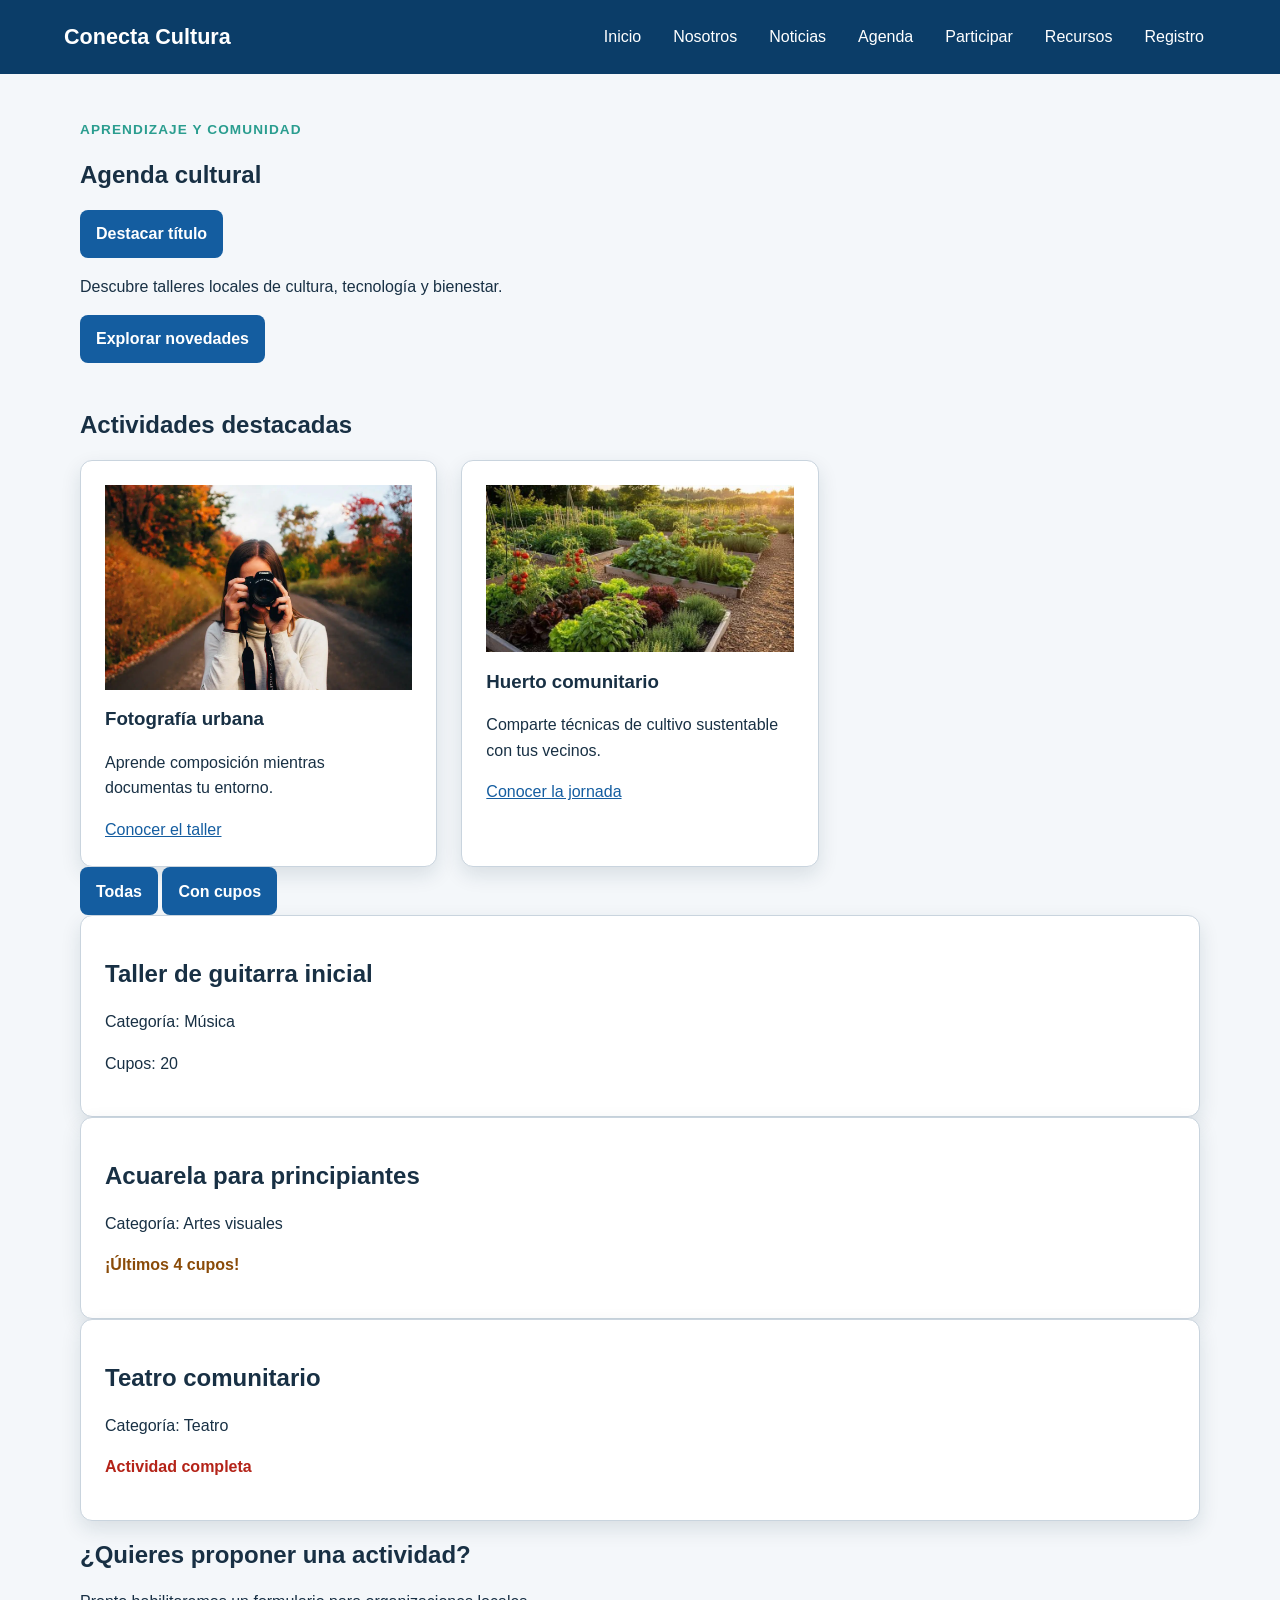
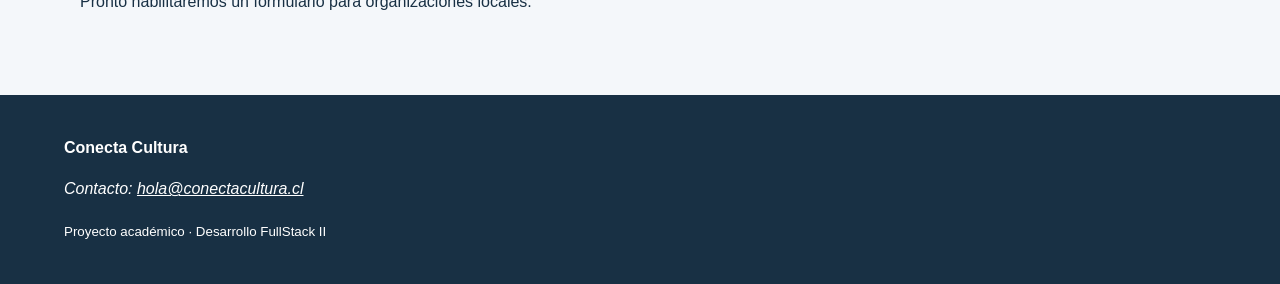
<file: index.html>
<!DOCTYPE html>
<html lang="es">
<head>
  <meta charset="UTF-8">
  <meta name="viewport" content="width=device-width, initial-scale=1.0">
  <meta name="description" content="Talleres y actividades de Conecta Cultura">
  <title>Inicio | Conecta Cultura</title>
  <link rel="stylesheet" href="assets/css/estilos.css">
</head>
<body>
  <a class="salto-contenido" href="#contenido-principal">Ir al contenido</a>
  <header class="cabecera-sitio">
    <a class="marca" href="index.html">Conecta Cultura</a>
    <button
      id="boton-menu"
      class="boton-menu"
      type="button"
      aria-label="Abrir o cerrar menú principal"
      aria-controls="menu-principal"
      aria-expanded="false">
      <span aria-hidden="true">☰</span>
    </button>

    <nav id="menu-principal" class="menu" aria-label="Navegación principal">
      <a href="index.html">Inicio</a>
      <a href="nosotros.html">Nosotros</a>
      <a href="noticias.html">Noticias</a>
      <a href="agenda.html">Agenda</a>
      <a href="participar.html">Participar</a>
      <a href="recursos.html">Recursos</a>
      <a href="registro.html">Registro</a>
    </nav>

  </header>

  <main id="contenido-principal">
    <section class="presentacion">
      <p class="etiqueta">Aprendizaje y comunidad</p>
      <h1 id="titulo-cartelera">Agenda cultural</h1>
      <button id="boton-destacar" type="button">Destacar título</button>
      <p>Descubre talleres locales de cultura, tecnología y bienestar.</p>
      <a class="boton" href="noticias.html">Explorar novedades</a>
    </section>

    <section aria-labelledby="titulo-actividades">
      <h2 id="titulo-actividades">Actividades destacadas</h2>
      <div class="grilla-tarjetas">
        <article class="tarjeta">
          <img src="assets/img/fotografia.jpg"
               alt="Participantes fotografiando edificios del barrio">
          <h3>Fotografía urbana</h3>
          <p>Aprende composición mientras documentas tu entorno.</p>
          <a href="noticia-detalle-1.html">Conocer el taller</a>
        </article>
        <article class="tarjeta">
          <img src="assets/img/huerto.jpg"
               alt="Manos plantando una hierba en un huerto comunitario">
          <h3>Huerto comunitario</h3>
          <p>Comparte técnicas de cultivo sustentable con tus vecinos.</p>
          <a href="noticia-detalle-2.html">Conocer la jornada</a>
        </article>
      </div>
    </section>

    <button id="mostrar-todas" type="button">Todas</button>
    <button id="mostrar-disponibles" type="button">
      Con cupos
    </button>
    <section id="cartelera" class="rejilla-tarjetas"></section>

    <aside class="aviso" aria-labelledby="titulo-aviso">
      <h2 id="titulo-aviso">¿Quieres proponer una actividad?</h2>
      <p>Pronto habilitaremos un formulario para organizaciones locales.</p>
    </aside>
  </main>

  <footer class="pie-sitio">
    <p><strong>Conecta Cultura</strong></p>
    <address>Contacto: <a href="mailto:hola@conectacultura.cl">hola@conectacultura.cl</a></address>
    <p><small>Proyecto académico · Desarrollo FullStack II</small></p>
  </footer>
  <script src="assets/js/app.js"></script>
  <script src="assets/js/menu.js"></script>
</body>
</html>
</file>
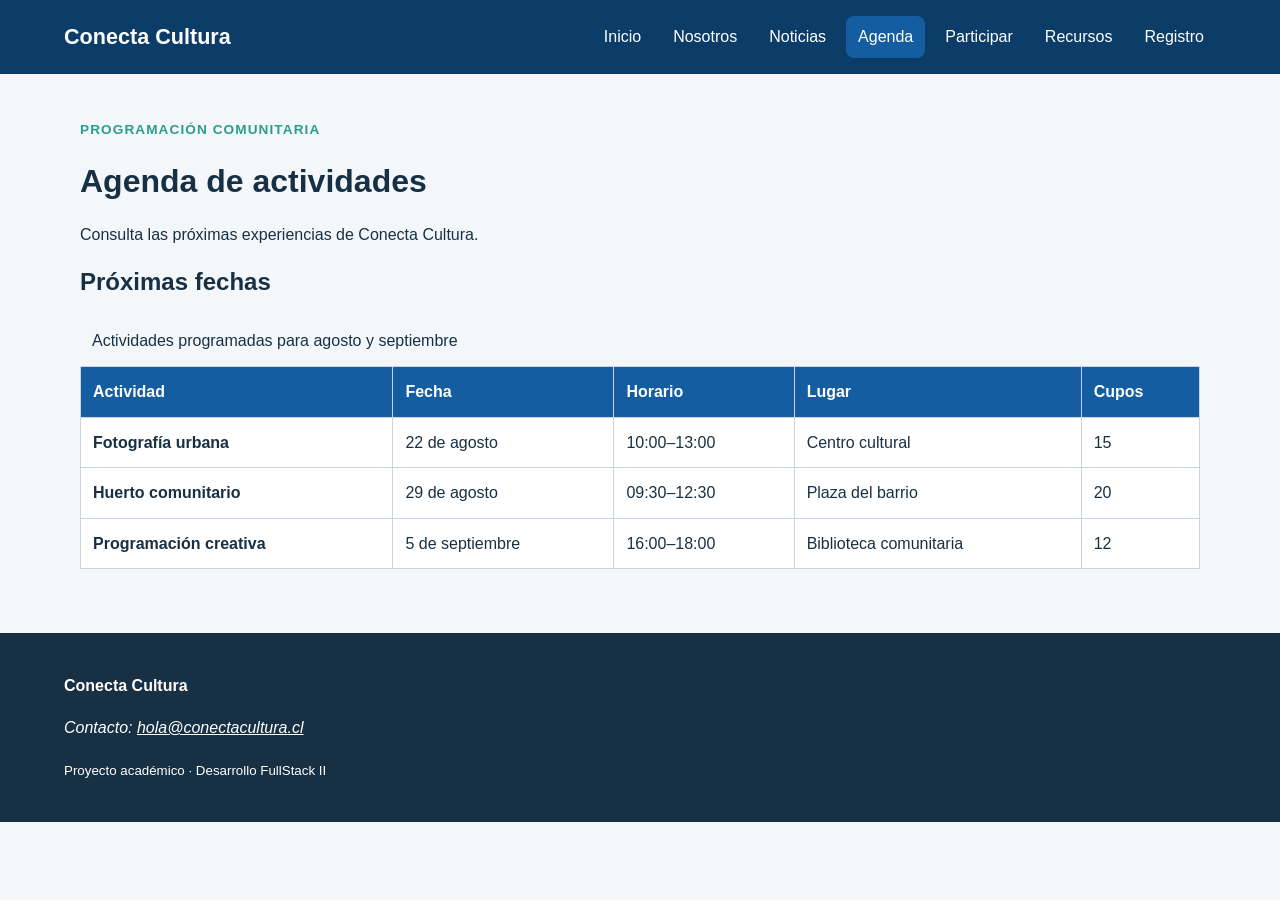
<file: agenda.html>
<!DOCTYPE html>
<html lang="es">
<head>
  <meta charset="UTF-8">
  <meta name="viewport" content="width=device-width, initial-scale=1.0">
  <meta name="description" content="Talleres y actividades de Conecta Cultura">
  <title>Agenda | Conecta Cultura</title>
  <link rel="stylesheet" href="assets/css/estilos.css">
</head>
<body>
  <a class="salto-contenido" href="#contenido-principal">Ir al contenido</a>
  <header class="cabecera-sitio">
    <a class="marca" href="index.html">Conecta Cultura</a>
    <nav aria-label="Navegación principal">
      <ul class="menu">
        <li><a href="index.html">Inicio</a></li>
        <li><a href="nosotros.html">Nosotros</a></li>
        <li><a href="noticias.html">Noticias</a></li>
        <li><a href="agenda.html" aria-current="page">Agenda</a></li>
        <li><a href="participar.html">Participar</a></li>
        <li><a href="recursos.html">Recursos</a></li>        
        <li><a href="registro.html">Registro</a></li>
      </ul>
    </nav>
  </header>

  <main id="contenido-principal">
  <header class="encabezado-pagina">
    <p class="etiqueta">Programación comunitaria</p>
    <h1>Agenda de actividades</h1>
    <p>Consulta las próximas experiencias de Conecta Cultura.</p>
  </header>

  <section aria-labelledby="titulo-agenda">
    <h2 id="titulo-agenda">Próximas fechas</h2>
    <div class="tabla-contenedor" tabindex="0"
         aria-label="Agenda desplazable horizontalmente">
      <table>
        <caption>Actividades programadas para agosto y septiembre</caption>
        <thead>
          <tr>
            <th scope="col">Actividad</th>
            <th scope="col">Fecha</th>
            <th scope="col">Horario</th>
            <th scope="col">Lugar</th>
            <th scope="col">Cupos</th>
          </tr>
        </thead>
        <tbody>
          <tr>
            <th scope="row">Fotografía urbana</th>
            <td><time datetime="2026-08-22">22 de agosto</time></td>
            <td><time datetime="10:00">10:00</time>–13:00</td>
            <td>Centro cultural</td>
            <td>15</td>
          </tr>
          <tr>
            <th scope="row">Huerto comunitario</th>
            <td><time datetime="2026-08-29">29 de agosto</time></td>
            <td><time datetime="09:30">09:30</time>–12:30</td>
            <td>Plaza del barrio</td>
            <td>20</td>
          </tr>
          <tr>
            <th scope="row">Programación creativa</th>
            <td><time datetime="2026-09-05">5 de septiembre</time></td>
            <td><time datetime="16:00">16:00</time>–18:00</td>
            <td>Biblioteca comunitaria</td>
            <td>12</td>
          </tr>
        </tbody>
      </table>
    </div>
  </section>
</main>


  <footer class="pie-sitio">
    <p><strong>Conecta Cultura</strong></p>
    <address>Contacto: <a href="mailto:hola@conectacultura.cl">hola@conectacultura.cl</a></address>
    <p><small>Proyecto académico · Desarrollo FullStack II</small></p>
  </footer>
  <script src="assets/js/app.js"></script>
</body>
</html>
</file>
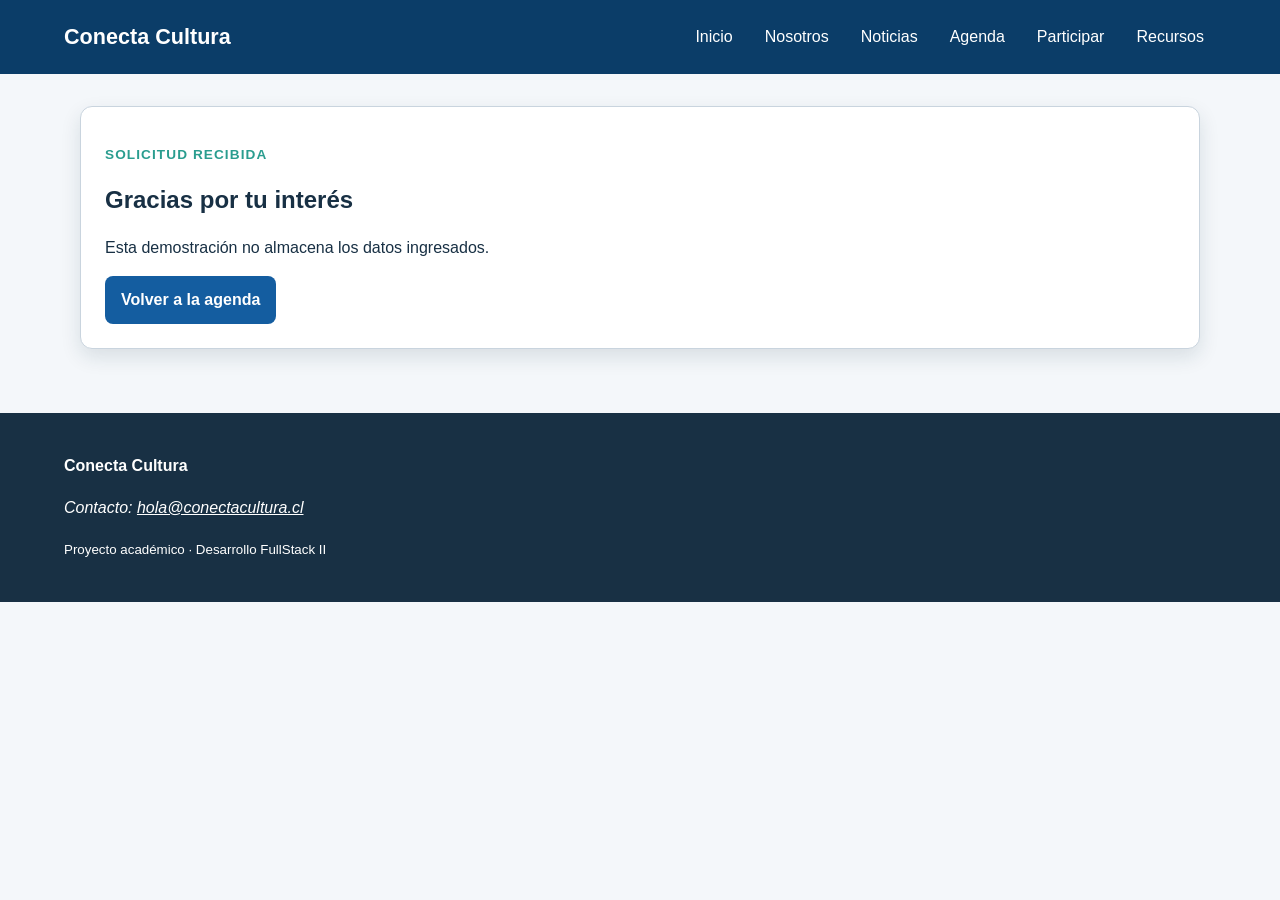
<file: confirmacion.html>
<!DOCTYPE html>
<html lang="es">
<head>
  <meta charset="UTF-8">
  <meta name="viewport" content="width=device-width, initial-scale=1.0">
  <meta name="description" content="Confirmación de solicitud de participación en Conecta Cultura">
  <title>Confirmación | Conecta Cultura</title>
  <link rel="stylesheet" href="assets/css/estilos.css">
</head>
<body>
  <a class="salto-contenido" href="#contenido-principal">Ir al contenido</a>
  <header class="cabecera-sitio">
    <a class="marca" href="index.html">Conecta Cultura</a>
    <nav aria-label="Navegación principal">
      <ul class="menu">
        <li><a href="index.html">Inicio</a></li>
        <li><a href="nosotros.html">Nosotros</a></li>
        <li><a href="noticias.html">Noticias</a></li>
        <li><a href="agenda.html">Agenda</a></li>
        <li><a href="participar.html">Participar</a></li>
        <li><a href="recursos.html">Recursos</a></li>
      </ul>
    </nav>
  </header>

  <main id="contenido-principal">
    <section class="mensaje-confirmacion">
      <p class="etiqueta">Solicitud recibida</p>
      <h1>Gracias por tu interés</h1>
      <p>Esta demostración no almacena los datos ingresados.</p>
      <a class="boton" href="agenda.html">Volver a la agenda</a>
    </section>
  </main>

  <footer class="pie-sitio">
    <p><strong>Conecta Cultura</strong></p>
    <address>Contacto: <a href="mailto:hola@conectacultura.cl">hola@conectacultura.cl</a></address>
    <p><small>Proyecto académico · Desarrollo FullStack II</small></p>
  </footer>
  <script src="assets/js/app.js"></script>
</body>
</html>
</file>
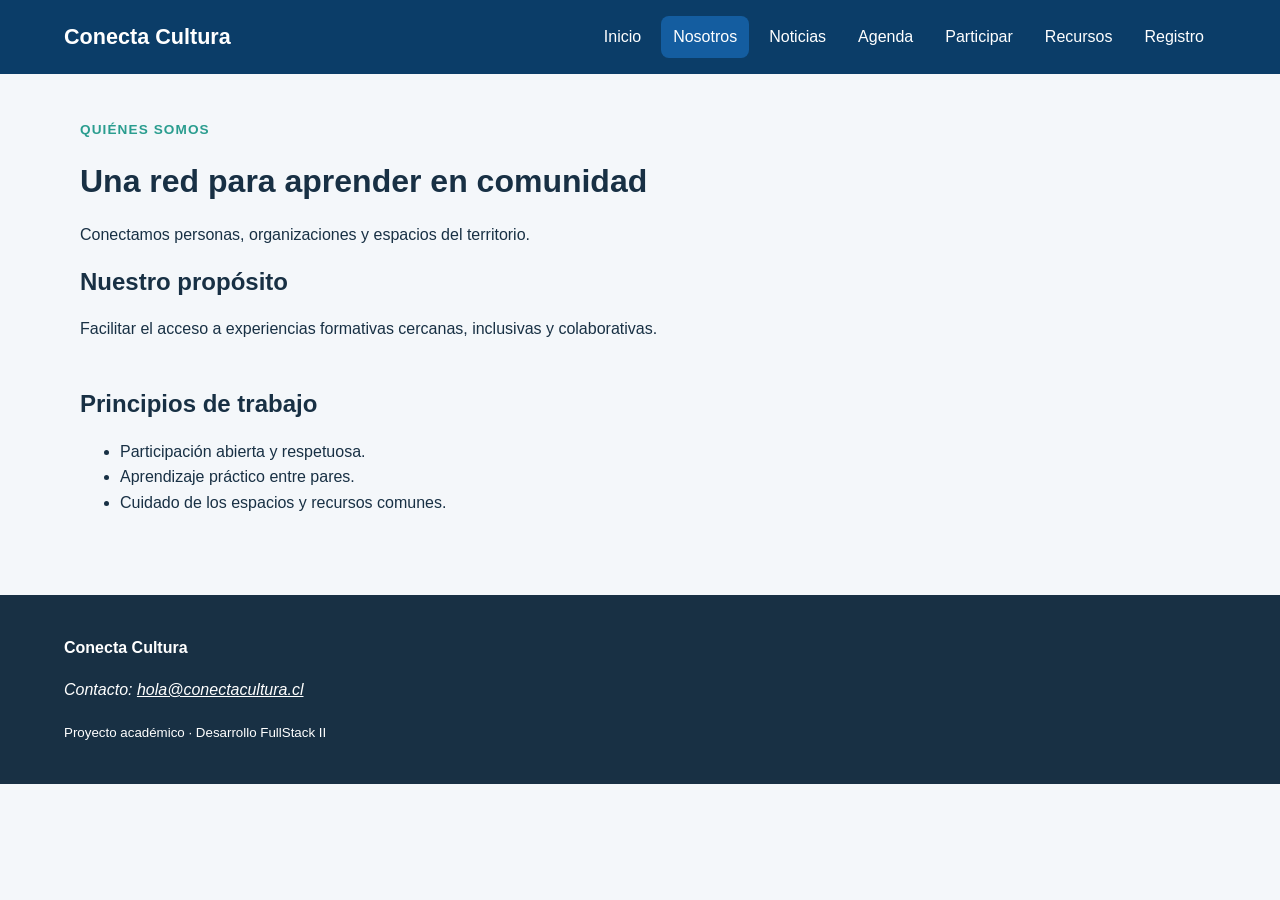
<file: nosotros.html>
<!DOCTYPE html>
<html lang="es">
<head>
  <meta charset="UTF-8">
  <meta name="viewport" content="width=device-width, initial-scale=1.0">
  <meta name="description" content="Talleres y actividades de Conecta Cultura">
  <title>Nosotros | Conecta Cultura</title>
  <link rel="stylesheet" href="assets/css/estilos.css">
</head>
<body>
  <a class="salto-contenido" href="#contenido-principal">Ir al contenido</a>
  <header class="cabecera-sitio">
    <a class="marca" href="index.html">Conecta Cultura</a>
    <nav aria-label="Navegación principal">
      <ul class="menu">
        <li><a href="index.html">Inicio</a></li>
        <li><a href="nosotros.html" aria-current="page">Nosotros</a></li>
        <li><a href="noticias.html">Noticias</a></li>
        <li><a href="agenda.html">Agenda</a></li>
        <li><a href="participar.html">Participar</a></li>
        <li><a href="recursos.html">Recursos</a></li>
        <li><a href="registro.html">Registro</a></li>
      </ul>
    </nav>
  </header>

<main id="contenido-principal">
    <header class="encabezado-pagina">
        <p class="etiqueta">Quiénes somos</p>
        <h1>Una red para aprender en comunidad</h1>
        <p>Conectamos personas, organizaciones y espacios del territorio.</p>
    </header>

    <section aria-labelledby="titulo-proposito">
        <h2 id="titulo-proposito">Nuestro propósito</h2>
        <p>Facilitar el acceso a experiencias formativas cercanas,
        inclusivas y colaborativas.</p>
    </section>

    <section aria-labelledby="titulo-principios">
        <h2 id="titulo-principios">Principios de trabajo</h2>
        <ul>
        <li>Participación abierta y respetuosa.</li>
        <li>Aprendizaje práctico entre pares.</li>
        <li>Cuidado de los espacios y recursos comunes.</li>
        </ul>
    </section>
</main>

  <footer class="pie-sitio">
    <p><strong>Conecta Cultura</strong></p>
    <address>Contacto: <a href="mailto:hola@conectacultura.cl">hola@conectacultura.cl</a></address>
    <p><small>Proyecto académico · Desarrollo FullStack II</small></p>
  </footer>
  <script src="assets/js/app.js"></script>
</body>
</html>
</file>
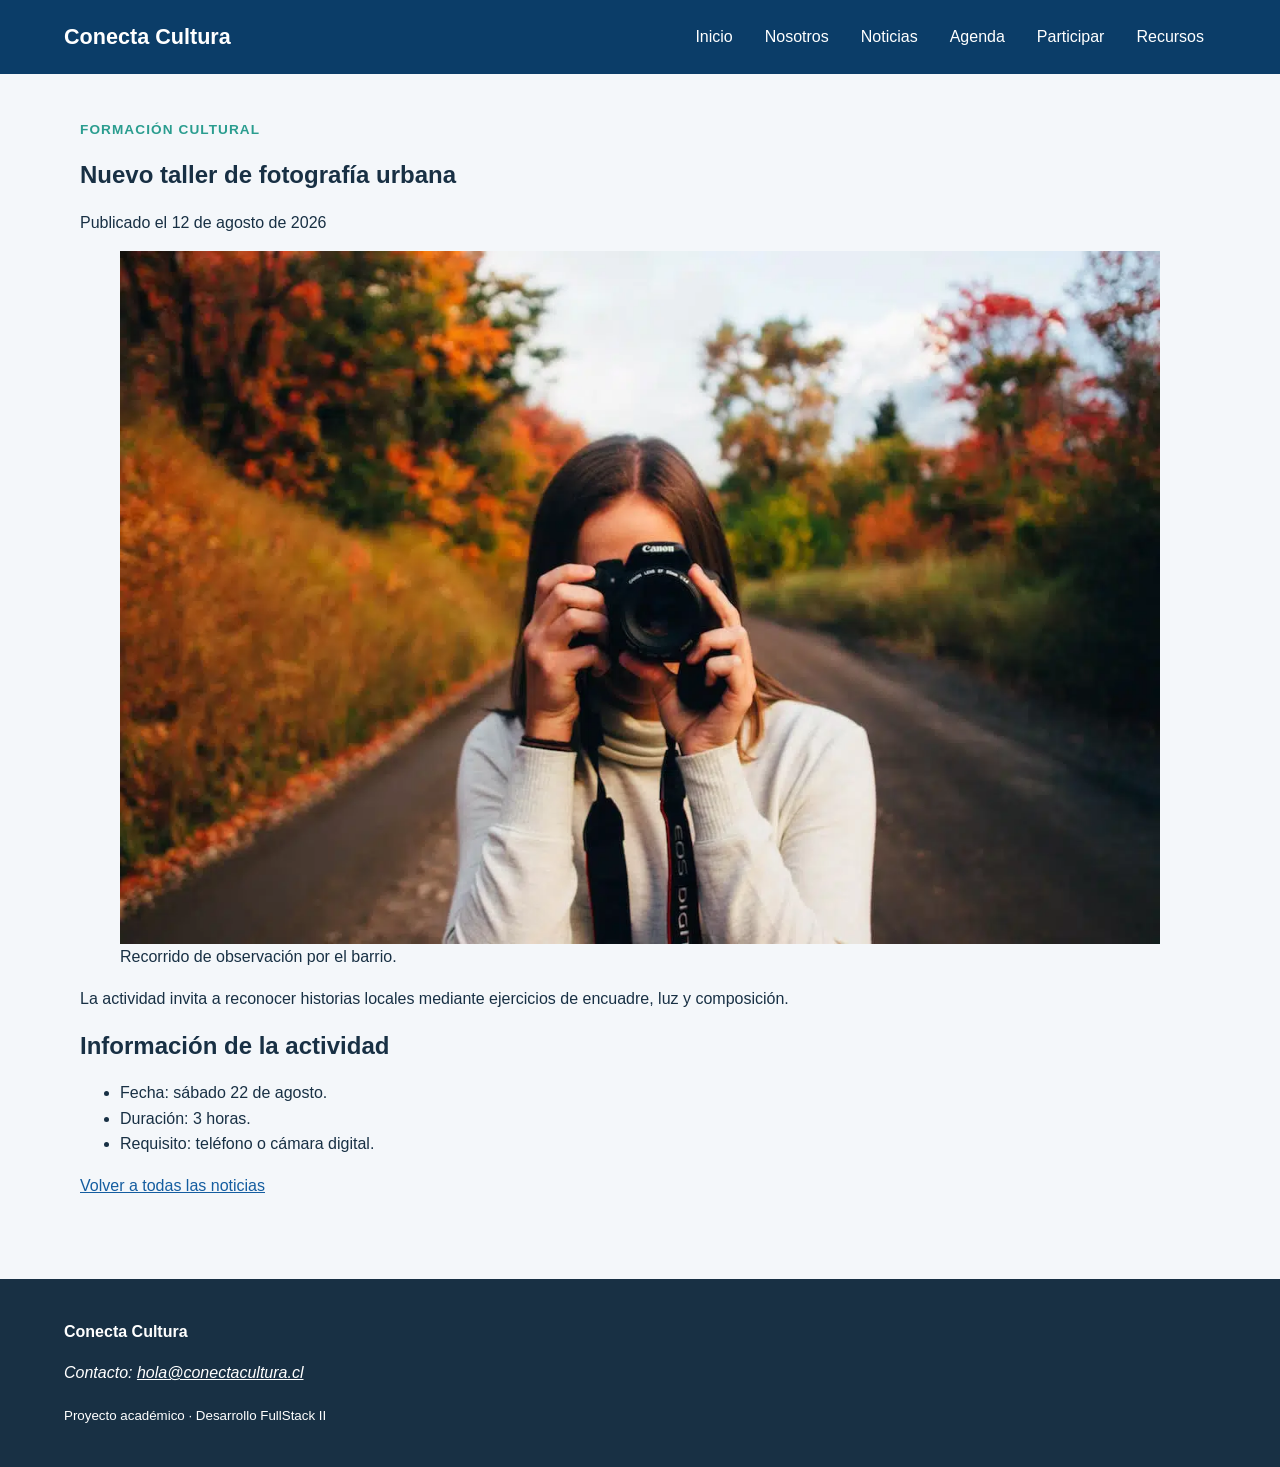
<file: noticia-detalle-1.html>
<!DOCTYPE html>
<html lang="es">
<head>
  <meta charset="UTF-8">
  <meta name="viewport" content="width=device-width, initial-scale=1.0">
  <meta name="description" content="Taller de fotografía urbana en Conecta Cultura">
  <title>Nuevo taller de fotografía urbana | Conecta Cultura</title>
  <link rel="stylesheet" href="assets/css/estilos.css">
</head>
<body>
  <a class="salto-contenido" href="#contenido-principal">Ir al contenido</a>
  <header class="cabecera-sitio">
    <a class="marca" href="index.html">Conecta Cultura</a>
    <nav aria-label="Navegación principal">
      <ul class="menu">
        <li><a href="index.html">Inicio</a></li>
        <li><a href="nosotros.html">Nosotros</a></li>
        <li><a href="noticias.html">Noticias</a></li>
        <li><a href="agenda.html">Agenda</a></li>
        <li><a href="participar.html">Participar</a></li>
        <li><a href="recursos.html">Recursos</a></li>
      </ul>
    </nav>
  </header>

<main id="contenido-principal">
  <article class="noticia-completa">
    <header>
      <p class="etiqueta">Formación cultural</p>
      <h1>Nuevo taller de fotografía urbana</h1>
      <p>Publicado el <time datetime="2026-08-12">12 de agosto de 2026</time></p>
    </header>

    <figure>
      <img src="assets/img/fotografia.jpg"
           alt="Grupo observando edificios durante una salida fotográfica">
      <figcaption>Recorrido de observación por el barrio.</figcaption>
    </figure>

    <p>La actividad invita a reconocer historias locales mediante
       ejercicios de encuadre, luz y composición.</p>
    <h2>Información de la actividad</h2>
    <ul>
      <li>Fecha: sábado 22 de agosto.</li>
      <li>Duración: 3 horas.</li>
      <li>Requisito: teléfono o cámara digital.</li>
    </ul>
    <p><a href="noticias.html">Volver a todas las noticias</a></p>
  </article>
</main>


  <footer class="pie-sitio">
    <p><strong>Conecta Cultura</strong></p>
    <address>Contacto: <a href="mailto:hola@conectacultura.cl">hola@conectacultura.cl</a></address>
    <p><small>Proyecto académico · Desarrollo FullStack II</small></p>
  </footer>
  <script src="assets/js/app.js"></script>
</body>
</html>
</file>
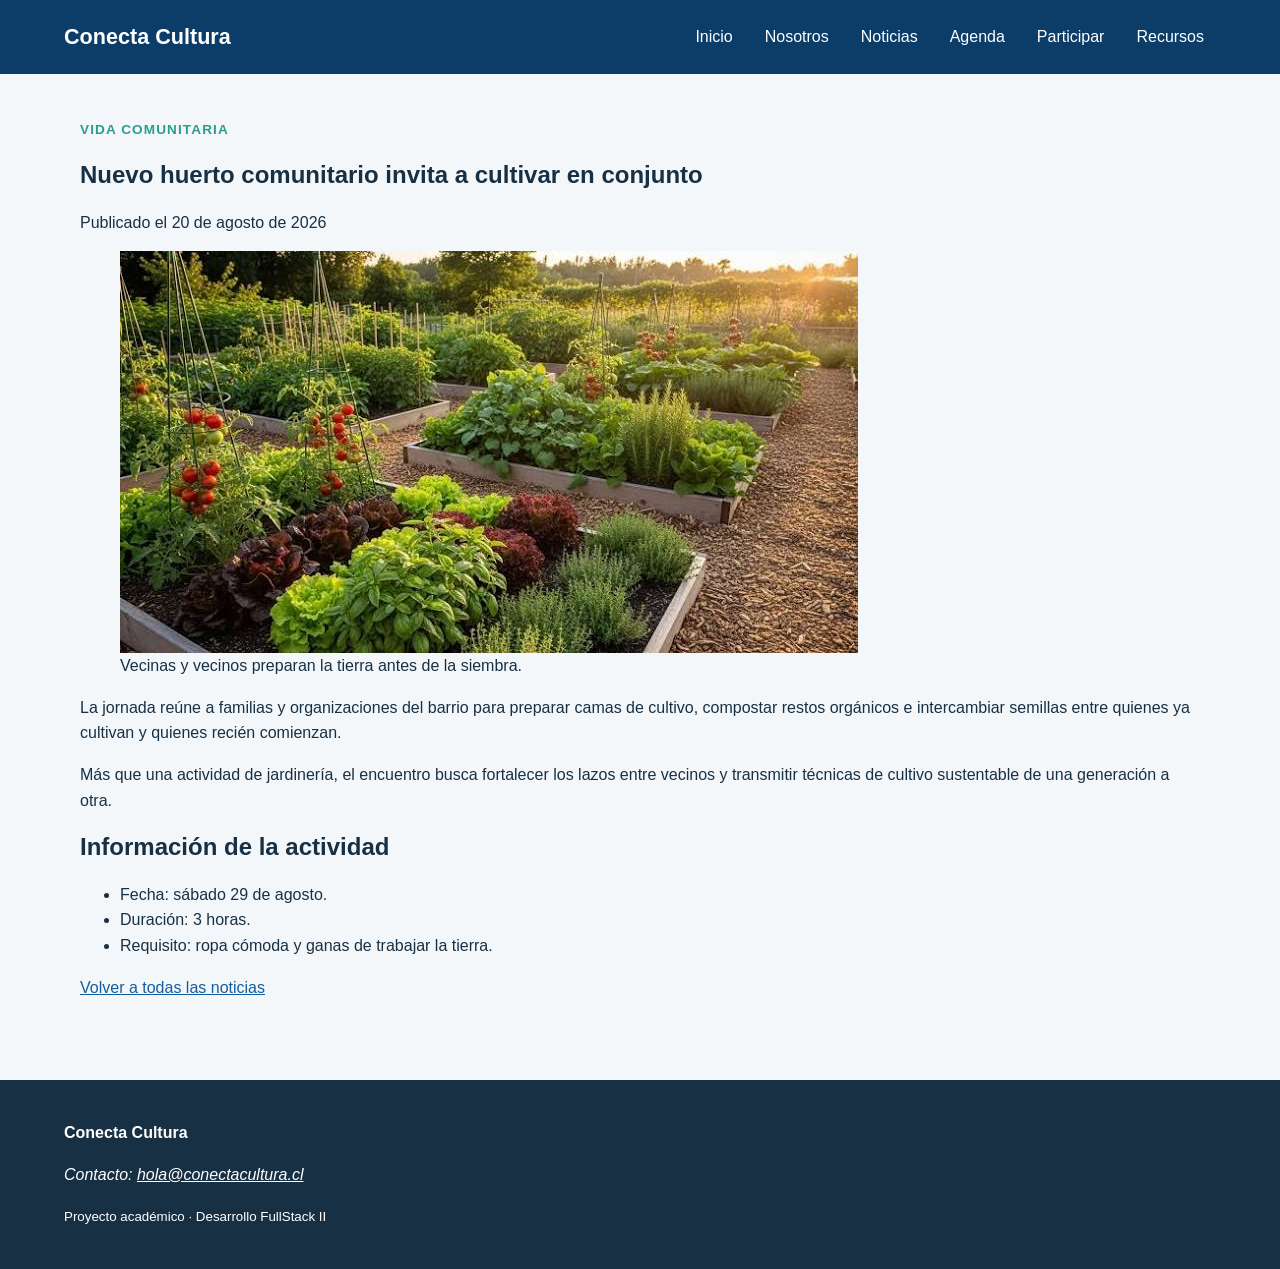
<file: noticia-detalle-2.html>
<!DOCTYPE html>
<html lang="es">
<head>
  <meta charset="UTF-8">
  <meta name="viewport" content="width=device-width, initial-scale=1.0">
  <meta name="description" content="Jornada de huerto comunitario en Conecta Cultura">
  <title>Nuevo huerto comunitario | Conecta Cultura</title>
  <link rel="stylesheet" href="assets/css/estilos.css">
</head>
<body>
  <a class="salto-contenido" href="#contenido-principal">Ir al contenido</a>
  <header class="cabecera-sitio">
    <a class="marca" href="index.html">Conecta Cultura</a>
    <nav aria-label="Navegación principal">
      <ul class="menu">
        <li><a href="index.html">Inicio</a></li>
        <li><a href="nosotros.html">Nosotros</a></li>
        <li><a href="noticias.html">Noticias</a></li>
        <li><a href="agenda.html">Agenda</a></li>
        <li><a href="participar.html">Participar</a></li>
        <li><a href="recursos.html">Recursos</a></li>
      </ul>
    </nav>
  </header>

  <main id="contenido-principal">
    <article class="noticia-completa">
      <header>
        <p class="etiqueta">Vida comunitaria</p>
        <h1>Nuevo huerto comunitario invita a cultivar en conjunto</h1>
        <p>Publicado el <time datetime="2026-08-20">20 de agosto de 2026</time></p>
      </header>

      <figure>
        <img src="assets/img/huerto.jpg" alt="Manos plantando una hierba en un huerto comunitario">
        <figcaption>Vecinas y vecinos preparan la tierra antes de la siembra.</figcaption>
      </figure>

      <p>La jornada reúne a familias y organizaciones del barrio para preparar camas de cultivo, compostar restos orgánicos e intercambiar semillas entre quienes ya cultivan y quienes recién comienzan.</p>
      <p>Más que una actividad de jardinería, el encuentro busca fortalecer los lazos entre vecinos y transmitir técnicas de cultivo sustentable de una generación a otra.</p>

      <h2>Información de la actividad</h2>
      <ul>
        <li>Fecha: sábado 29 de agosto.</li>
        <li>Duración: 3 horas.</li>
        <li>Requisito: ropa cómoda y ganas de trabajar la tierra.</li>
      </ul>
      <p><a href="noticias.html">Volver a todas las noticias</a></p>
    </article>
  </main>

  <footer class="pie-sitio">
    <p><strong>Conecta Cultura</strong></p>
    <address>Contacto: <a href="mailto:hola@conectacultura.cl">hola@conectacultura.cl</a></address>
    <p><small>Proyecto académico · Desarrollo FullStack II</small></p>
  </footer>
  <script src="assets/js/app.js"></script>
</body>
</html>
</file>
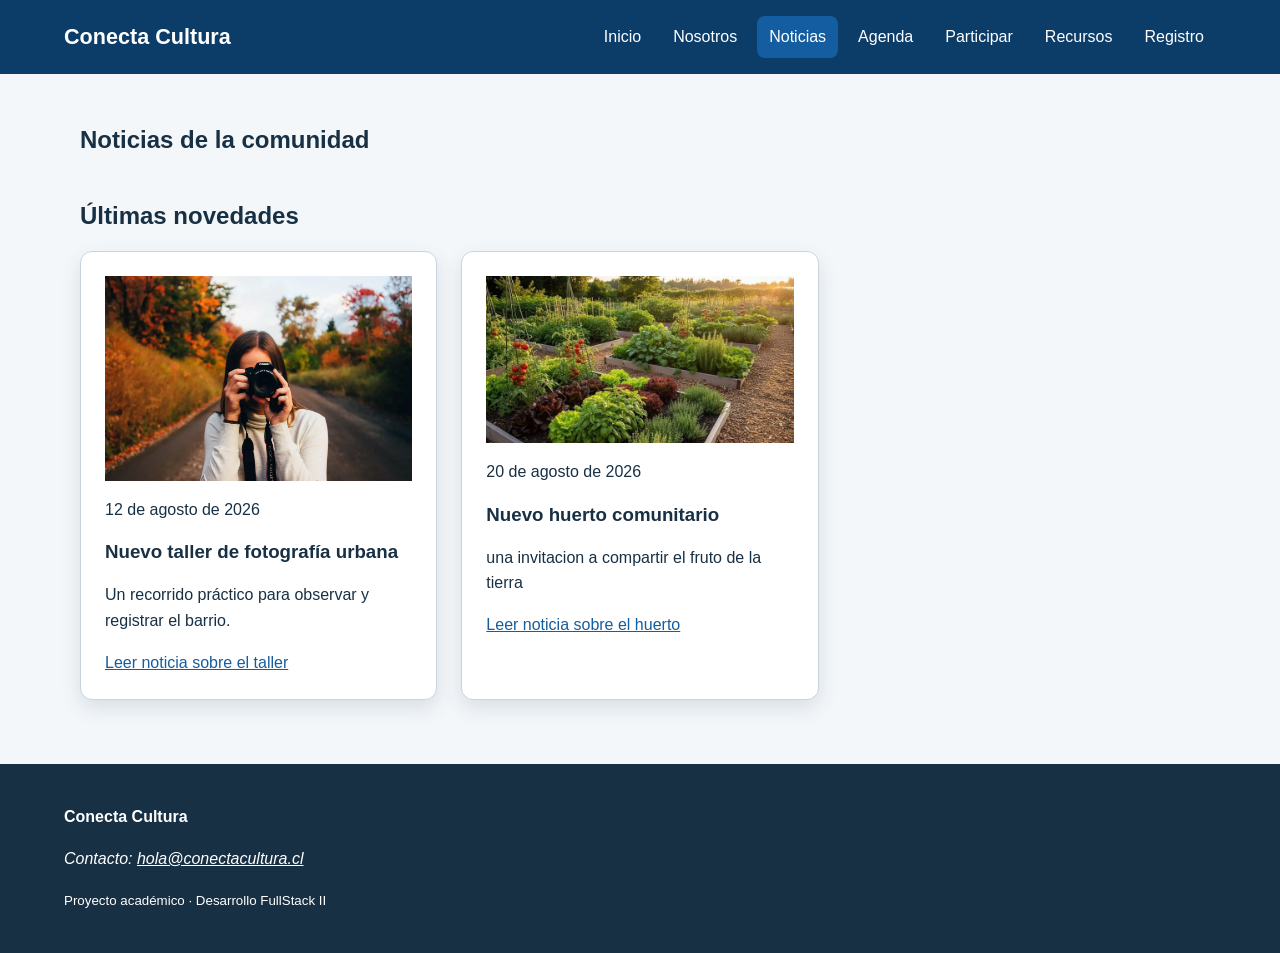
<file: noticias.html>
<!DOCTYPE html>
<html lang="es">
<head>
  <meta charset="UTF-8">
  <meta name="viewport" content="width=device-width, initial-scale=1.0">
  <meta name="description" content="Talleres y actividades de Conecta Cultura">
  <title>Noticias | Conecta Cultura</title>
  <link rel="stylesheet" href="assets/css/estilos.css">
</head>
<body>
  <a class="salto-contenido" href="#contenido-principal">Ir al contenido</a>
  <header class="cabecera-sitio">
    <a class="marca" href="index.html">Conecta Cultura</a>
    <nav aria-label="Navegación principal">
      <ul class="menu">
        <li><a href="index.html" >Inicio</a></li>
        <li><a href="nosotros.html">Nosotros</a></li>
        <li><a href="noticias.html" aria-current="page">Noticias</a></li>
        <li><a href="agenda.html">Agenda</a></li>
        <li><a href="participar.html">Participar</a></li>
        <li><a href="recursos.html">Recursos</a></li>
        <li><a href="registro.html">Registro</a></li>
      </ul>
    </nav>
  </header>

  <main id="contenido-principal">
    <section class="presentacion">
        <h1>Noticias de la comunidad</h1>
    </section>

    <section aria-labelledby="titulo-actividades">
      <h2 id="titulo-actividades">Últimas novedades</h2>
      <div class="grilla-tarjetas">
        <article class="tarjeta">
            <img src="assets/img/fotografia.jpg"
                alt="Participantes de un taller de fotografía urbana">
            <p><time datetime="2026-08-12">12 de agosto de 2026</time></p>
            <h3>Nuevo taller de fotografía urbana</h3>
            <p>Un recorrido práctico para observar y registrar el barrio.</p>
            <a href="noticia-detalle-1.html">Leer noticia sobre el taller</a>
        </article>

        <article class="tarjeta">
            <img src="assets/img/huerto.jpg"
                alt="Participantes de un huerto comunitario">
            <p><time datetime="2026-08-20">20 de agosto de 2026</time></p>
            <h3>Nuevo huerto comunitario</h3>
            <p>una invitacion a compartir el fruto de la tierra</p>
            <a href="noticia-detalle-2.html">Leer noticia sobre el huerto</a>
        </article>
      </div>
    </section>
  </main>

  <footer class="pie-sitio">
    <p><strong>Conecta Cultura</strong></p>
    <address>Contacto: <a href="mailto:hola@conectacultura.cl">hola@conectacultura.cl</a></address>
    <p><small>Proyecto académico · Desarrollo FullStack II</small></p>
  </footer>
  <script src="assets/js/app.js"></script>
</body>
</html>
</file>
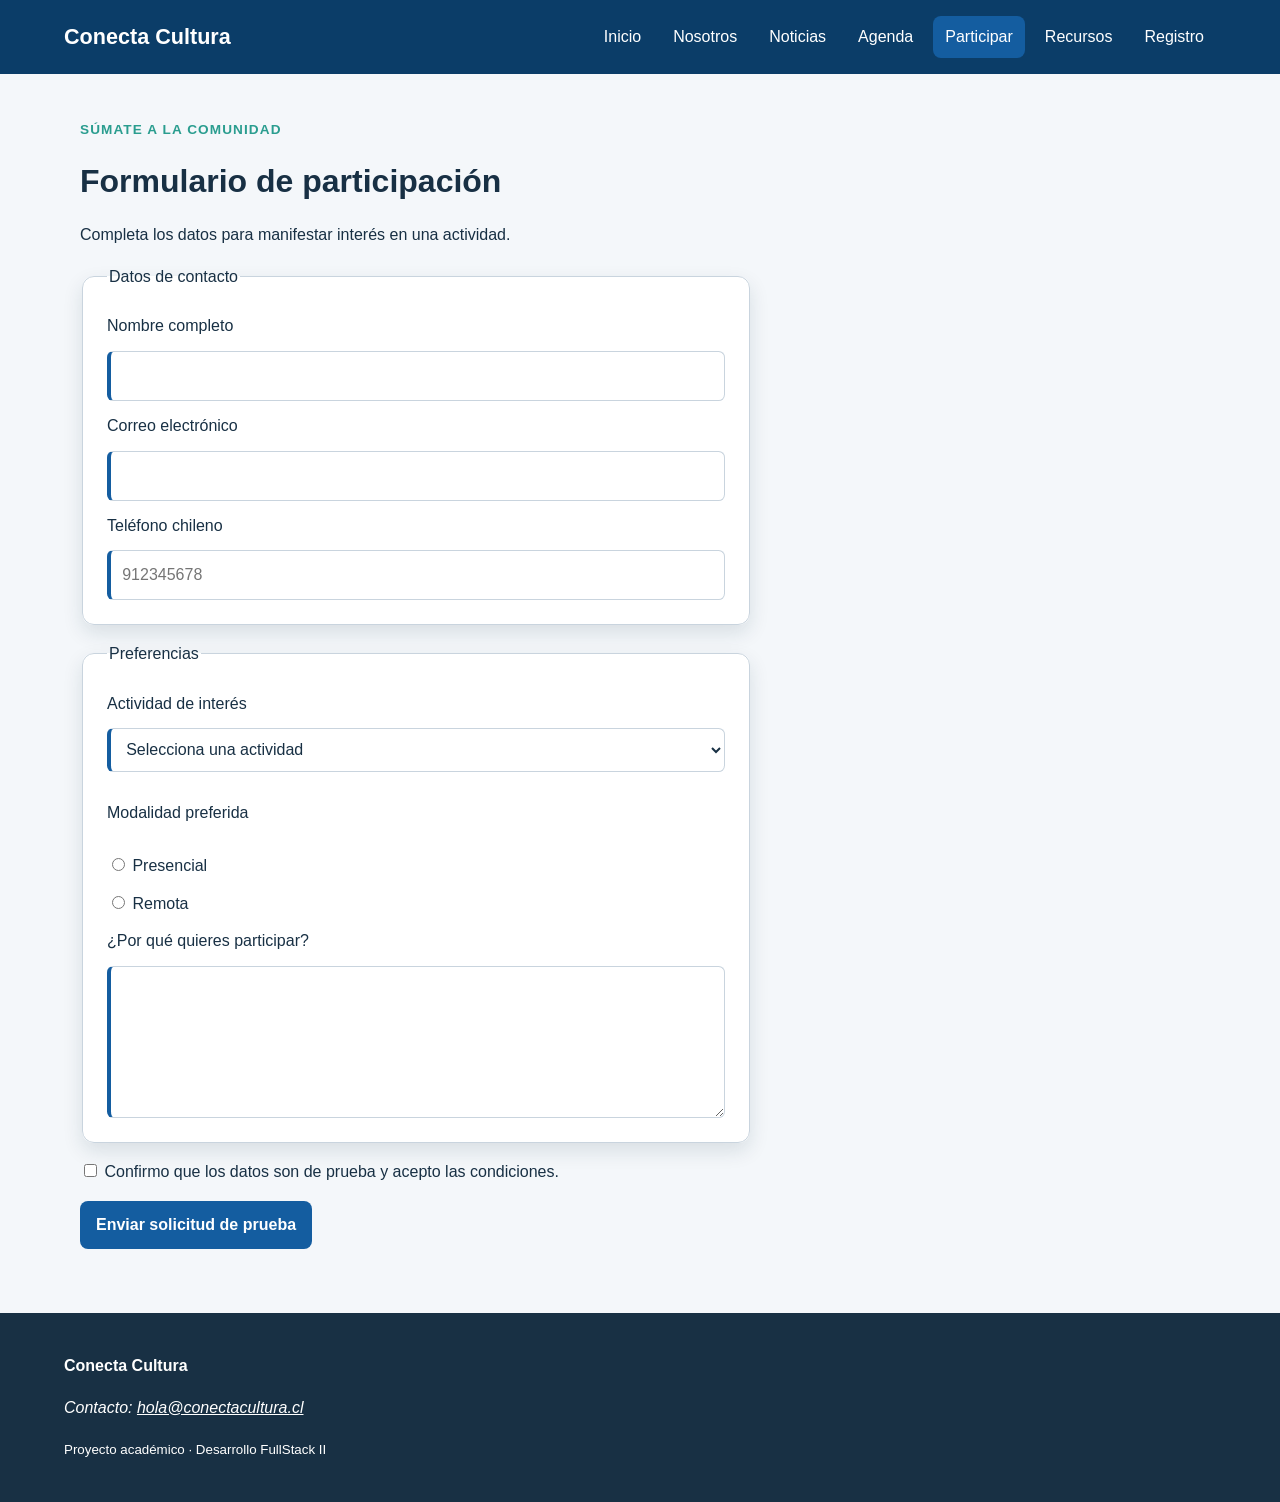
<file: participar.html>
<!DOCTYPE html>
<html lang="es">
<head>
  <meta charset="UTF-8">
  <meta name="viewport" content="width=device-width, initial-scale=1.0">
  <meta name="description" content="Talleres y actividades de Conecta Cultura">
  <title>Participar | Conecta Cultura</title>
  <link rel="stylesheet" href="assets/css/estilos.css">
</head>
<body>
  <a class="salto-contenido" href="#contenido-principal">Ir al contenido</a>
  <header class="cabecera-sitio">
    <a class="marca" href="index.html">Conecta Cultura</a>
    <nav aria-label="Navegación principal">
      <ul class="menu">
        <li><a href="index.html">Inicio</a></li>
        <li><a href="nosotros.html">Nosotros</a></li>
        <li><a href="noticias.html">Noticias</a></li>
        <li><a href="agenda.html">Agenda</a></li>
        <li><a href="participar.html" aria-current="page">Participar</a></li>
        <li><a href="recursos.html">Recursos</a></li>
        <li><a href="registro.html">Registro</a></li>
      </ul>
    </nav>
  </header>

<main id="contenido-principal">
  <header class="encabezado-pagina">
    <p class="etiqueta">Súmate a la comunidad</p>
    <h1>Formulario de participación</h1>
    <p>Completa los datos para manifestar interés en una actividad.</p>
  </header>

  <form class="formulario" action="confirmacion.html" method="get">
    <fieldset>
      <legend>Datos de contacto</legend>

      <label for="nombre">Nombre completo</label>
      <input id="nombre" name="nombre" type="text"
             autocomplete="name" minlength="3" maxlength="80" required>

      <label for="correo">Correo electrónico</label>
      <input id="correo" name="correo" type="email"
             autocomplete="email" required>

      <label for="telefono">Teléfono chileno</label>
      <input id="telefono" name="telefono" type="tel"
             autocomplete="tel" placeholder="912345678"
             pattern="[0-9]{9}" title="Ingresa 9 dígitos" required>
    </fieldset>

    <fieldset>
      <legend>Preferencias</legend>

      <label for="actividad">Actividad de interés</label>
      <select id="actividad" name="actividad" required>
        <option value="">Selecciona una actividad</option>
        <option value="fotografia">Fotografía urbana</option>
        <option value="huerto">Huerto comunitario</option>
        <option value="programacion">Programación creativa</option>
      </select>

      <p>Modalidad preferida</p>
      <label><input type="radio" name="modalidad"
                    value="presencial" required> Presencial</label>
      <label><input type="radio" name="modalidad"
                    value="remota"> Remota</label>

      <label for="motivacion">¿Por qué quieres participar?</label>
      <textarea id="motivacion" name="motivacion"
                rows="5" minlength="20" maxlength="500" required></textarea>
    </fieldset>

    <label>
      <input type="checkbox" name="acepta_condiciones" required>
      Confirmo que los datos son de prueba y acepto las condiciones.
    </label>

    <button type="submit">Enviar solicitud de prueba</button>
  </form>
</main>


  <footer class="pie-sitio">
    <p><strong>Conecta Cultura</strong></p>
    <address>Contacto: <a href="mailto:hola@conectacultura.cl">hola@conectacultura.cl</a></address>
    <p><small>Proyecto académico · Desarrollo FullStack II</small></p>
  </footer>
  <script src="assets/js/app.js"></script>
</body>
</html>
</file>
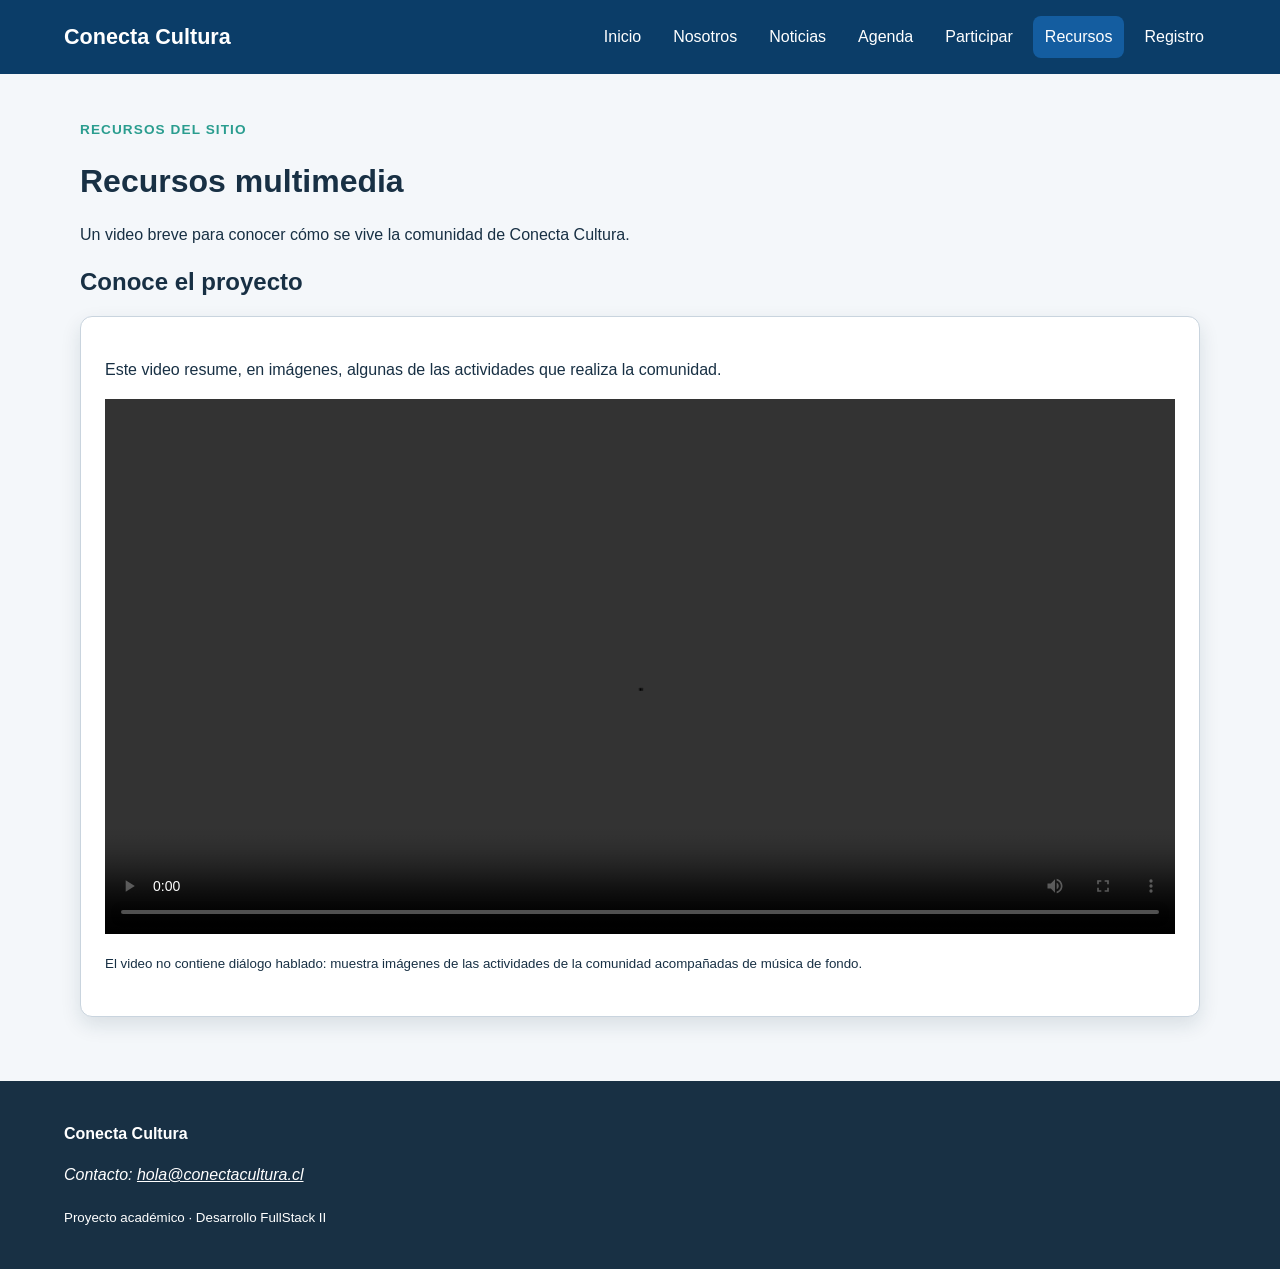
<file: recursos.html>
<!DOCTYPE html>
<html lang="es">
<head>
  <meta charset="UTF-8">
  <meta name="viewport" content="width=device-width, initial-scale=1.0">
  <meta name="description" content="Talleres y actividades de Conecta Cultura">
  <title>Recursos | Conecta Cultura</title>
  <link rel="stylesheet" href="assets/css/estilos.css">
</head>
<body>
  <a class="salto-contenido" href="#contenido-principal">Ir al contenido</a>
  <header class="cabecera-sitio">
    <a class="marca" href="index.html">Conecta Cultura</a>
    <nav aria-label="Navegación principal">
      <ul class="menu">
        <li><a href="index.html">Inicio</a></li>
        <li><a href="nosotros.html">Nosotros</a></li>
        <li><a href="noticias.html">Noticias</a></li>
        <li><a href="agenda.html">Agenda</a></li>
        <li><a href="participar.html">Participar</a></li>
        <li><a href="recursos.html" aria-current="page">Recursos</a></li>
        <li><a href="registro.html">Registro</a></li>
      </ul>
    </nav>
  </header>

  <main id="contenido-principal">
    <header class="encabezado-pagina">
        <p class="etiqueta">Recursos del sitio</p>
        <h1>Recursos multimedia</h1>
        <p>Un video breve para conocer cómo se vive la comunidad de Conecta Cultura.</p>
    </header>
    <section aria-labelledby="titulo-proyecto">
        <h2 id="titulo-proyecto">Conoce el proyecto</h2>
        <div class="tarjeta">
            <p>Este video resume, en imágenes, algunas de las actividades que realiza la comunidad.</p>

            <video controls preload="metadata">
                <source src="assets/media/video_ejemplo_comunidad_web.mp4" type="video/mp4">
                Tu navegador no puede reproducir este video.
                <a href="assets/media/video_ejemplo_comunidad_web.mp4">Descargar el video</a>
            </video>

            <p><small>El video no contiene diálogo hablado: muestra imágenes de las actividades de la comunidad acompañadas de música de fondo.</small></p>
        </div>
    </section>
  </main>

  <footer class="pie-sitio">
    <p><strong>Conecta Cultura</strong></p>
    <address>Contacto: <a href="mailto:hola@conectacultura.cl">hola@conectacultura.cl</a></address>
    <p><small>Proyecto académico · Desarrollo FullStack II</small></p>
  </footer>
  <script src="assets/js/app.js"></script>
</body>
</html>
</file>
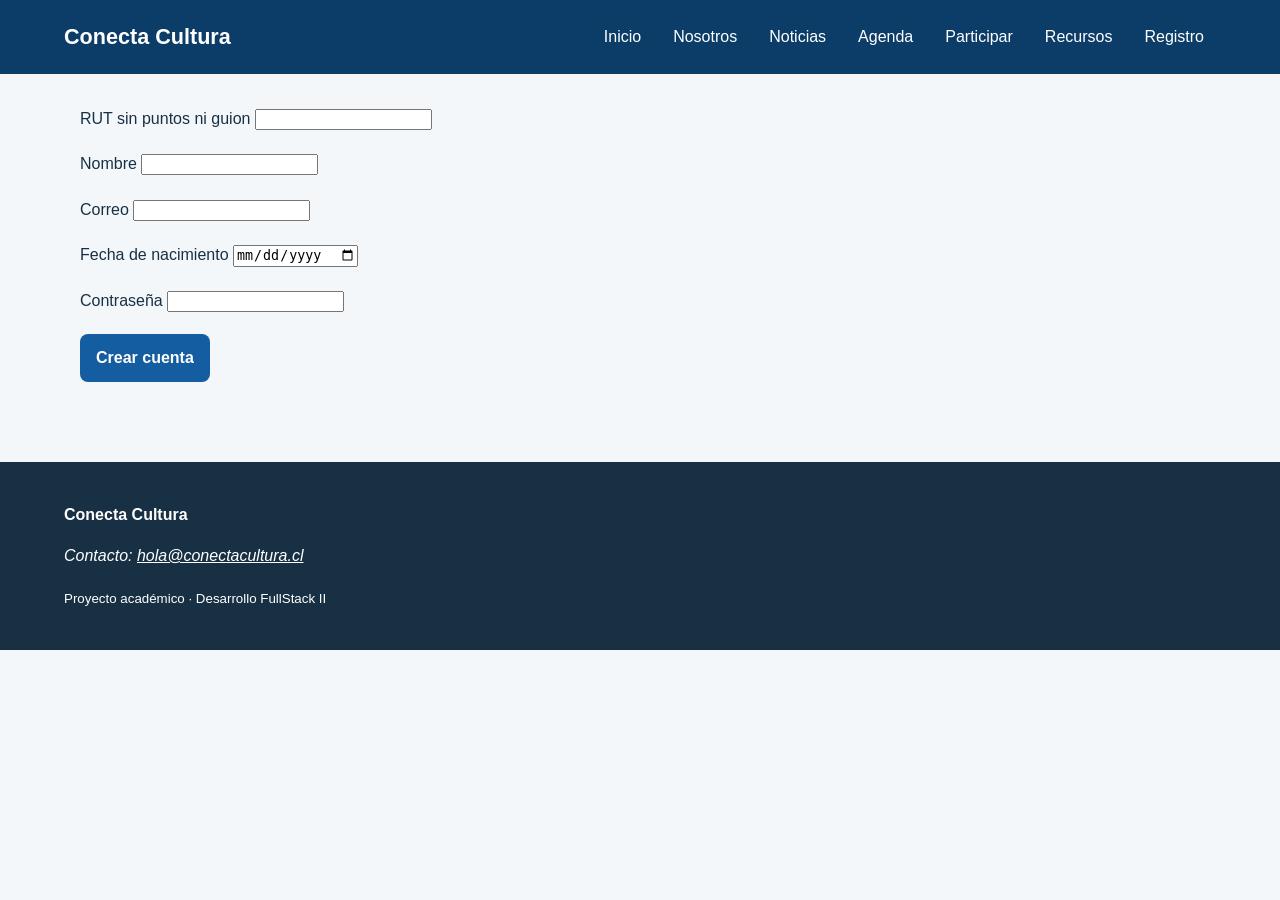
<file: registro.html>
<!DOCTYPE html>
<html lang="es">
<head>
  <meta charset="UTF-8">
  <meta name="viewport" content="width=device-width, initial-scale=1.0">
  <meta name="description" content="Talleres y actividades de Conecta Cultura">
  <title>Registro | Conecta Cultura</title>
  <link rel="stylesheet" href="assets/css/estilos.css">
</head>
<body>
  <a class="salto-contenido" href="#contenido-principal">Ir al contenido</a>
  <header class="cabecera-sitio">
    <a class="marca" href="index.html">Conecta Cultura</a>
    <button
      id="boton-menu"
      class="boton-menu"
      type="button"
      aria-label="Abrir o cerrar menú principal"
      aria-controls="menu-principal"
      aria-expanded="false">
      <span aria-hidden="true">☰</span>
    </button>

    <nav id="menu-principal" class="menu" aria-label="Navegación principal">
      <a href="index.html">Inicio</a>
      <a href="nosotros.html">Nosotros</a>
      <a href="noticias.html">Noticias</a>
      <a href="agenda.html">Agenda</a>
      <a href="participar.html">Participar</a>
      <a href="recursos.html">Recursos</a>
      <a href="registro.html">Registro</a>
    </nav>

  </header>

  <main id="contenido-principal">
    <form id="formulario-registro" novalidate>
        <div class="campo-formulario">
            <label for="rut">RUT sin puntos ni guion</label>
            <input id="rut" name="rut" type="text"
                maxlength="9" aria-describedby="error-rut">
            <small id="error-rut" class="mensaje-error"></small>
        </div>

        <div class="campo-formulario">
            <label for="nombre">Nombre</label>
            <input id="nombre" name="nombre" type="text"
                maxlength="50" aria-describedby="error-nombre">
            <small id="error-nombre" class="mensaje-error"></small>
        </div>

        <div class="campo-formulario">
            <label for="correo">Correo</label>
            <input id="correo" name="correo" type="email"
                aria-describedby="error-correo">
            <small id="error-correo" class="mensaje-error"></small>
        </div>

        <div class="campo-formulario">
            <label for="fecha-nacimiento">Fecha de nacimiento</label>
            <input id="fecha-nacimiento" name="fechaNacimiento"
                type="date" aria-describedby="error-fecha">
            <small id="error-fecha" class="mensaje-error"></small>
        </div>

        <div class="campo-formulario">
            <label for="contrasena">Contraseña</label>
            <input id="contrasena" name="contrasena" type="password"
                aria-describedby="error-contrasena">
            <small id="error-contrasena" class="mensaje-error"></small>
        </div>

        <button type="submit">Crear cuenta</button>
        <p id="mensaje-exito" role="status"></p>
    </form>
  </main>

  <footer class="pie-sitio">
    <p><strong>Conecta Cultura</strong></p>
    <address>Contacto: <a href="mailto:hola@conectacultura.cl">hola@conectacultura.cl</a></address>
    <p><small>Proyecto académico · Desarrollo FullStack II</small></p>
  </footer>
  <script src="assets/js/app.js"></script>
  <script src="assets/js/menu.js"></script>
  <script src="assets/js/registro.js"></script>
</body>
</html>
</file>
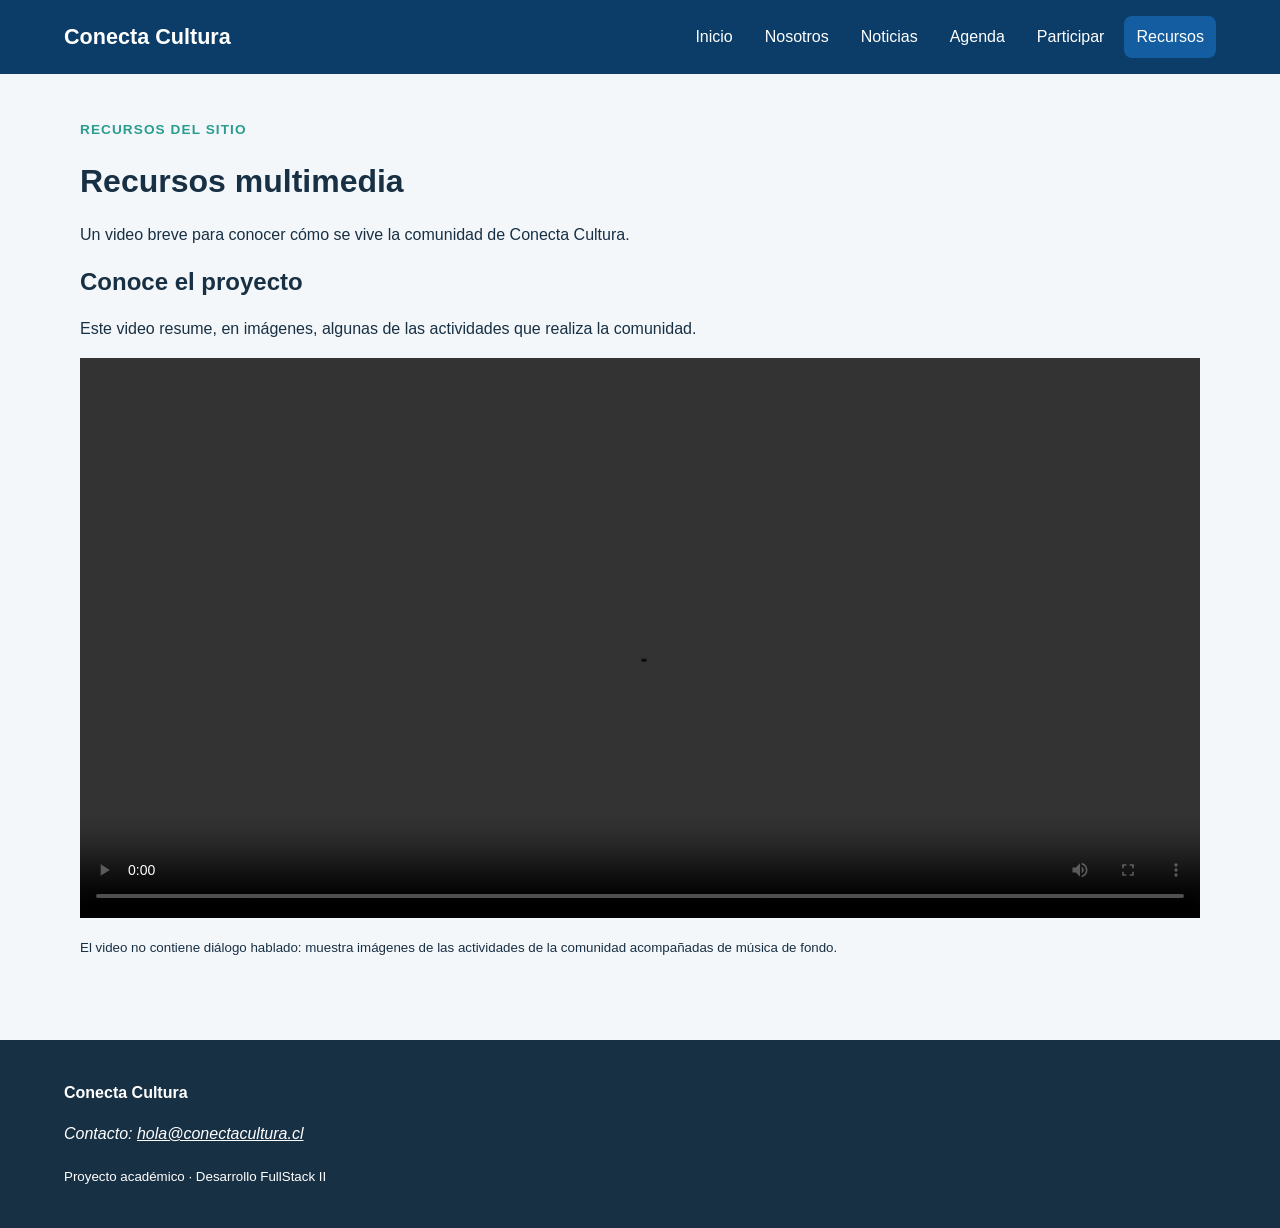
<file: estudio-guia3/recursos-ejemplo.html>
<!DOCTYPE html>
<html lang="es">
<head>
  <meta charset="UTF-8">
  <meta name="viewport" content="width=device-width, initial-scale=1.0">
  <meta name="description" content="Recursos multimedia de Conecta Cultura">
  <title>Recursos | Conecta Cultura</title>
  <link rel="stylesheet" href="../assets/css/estilos.css">
</head>
<body>
  <!-- Enlace de salto: igual en todas las páginas del sitio, sin cambios -->
  <a class="salto-contenido" href="#contenido-principal">Ir al contenido</a>

  <!-- Cabecera y navegación: se copian igual que en las demás páginas.
       Solo cambia cuál <a> lleva aria-current="page" (aquí es "Recursos"). -->
  <header class="cabecera-sitio">
    <a class="marca" href="../index.html">Conecta Cultura</a>
    <nav aria-label="Navegación principal">
      <ul class="menu">
        <li><a href="../index.html">Inicio</a></li>
        <li><a href="../nosotros.html">Nosotros</a></li>
        <li><a href="../noticias.html">Noticias</a></li>
        <li><a href="../agenda.html">Agenda</a></li>
        <li><a href="../participar.html">Participar</a></li>
        <li><a href="../recursos.html" aria-current="page">Recursos</a></li>
      </ul>
    </nav>
  </header>

  <main id="contenido-principal">

    <!--
      Encabezado de página: mismo patrón que ya usaste en nosotros.html y agenda.html
      (header class="encabezado-pagina" con una etiqueta, el h1 y un párrafo).
      Este es el ÚNICO <h1> de la página, y junto al párrafo siguiente cumple
      el requisito "incluir h1 y una introducción" del checklist de la Guía 3.
    -->
    <header class="encabezado-pagina">
      <p class="etiqueta">Recursos del sitio</p>
      <h1>Recursos multimedia</h1>
      <p>Un video breve para conocer cómo se vive la comunidad de Conecta Cultura.</p>
    </header>

    <!--
      Esta es la sección que la guía pide llamar "Conoce el proyecto".
      aria-labelledby conecta la <section> con el id de su propio <h2>,
      igual que hiciste con "titulo-proposito" en nosotros.html.
    -->
    <section aria-labelledby="titulo-proyecto">
      <h2 id="titulo-proyecto">Conoce el proyecto</h2>
      <p>Este video resume, en imágenes, algunas de las actividades que realiza la comunidad.</p>

      <!--
        <video controls>: "controls" muestra los botones de reproducir/pausa/volumen;
        es obligatorio según la guía.
        preload="metadata": el navegador solo carga datos básicos (duración, tamaño)
        hasta que alguien decide reproducirlo, así no gasta datos de más.
        <source>: indica el archivo real (src) y su formato (type="video/mp4").
        El texto entre <video> y </video> es el "contenido de respaldo": solo se
        muestra si el navegador no puede reproducir video.
        No se agrega <track> (subtítulos) porque este video no tiene diálogo hablado;
        en su lugar, el párrafo de abajo describe el contenido en texto.
      -->
      <video controls preload="metadata">
        <source src="../assets/media/video_ejemplo_comunidad_web.mp4" type="video/mp4">
        Tu navegador no puede reproducir este video.
        <a href="../assets/media/video_ejemplo_comunidad_web.mp4">Descargar el video</a>
      </video>

      <!--
        Alternativa textual: como el video no tiene diálogo, este texto reemplaza
        al subtítulo, describiendo qué se ve y se escucha (lo pide el checklist).
      -->
      <p><small>El video no contiene diálogo hablado: muestra imágenes de las
      actividades de la comunidad acompañadas de música de fondo.</small></p>
    </section>

  </main>

  <!-- Footer compartido, igual al de todas las páginas -->
  <footer class="pie-sitio">
    <p><strong>Conecta Cultura</strong></p>
    <address>Contacto: <a href="mailto:hola@conectacultura.cl">hola@conectacultura.cl</a></address>
    <p><small>Proyecto académico · Desarrollo FullStack II</small></p>
  </footer>
  <script src="../assets/js/app.js"></script>
</body>
</html>
</file>
<file: assets/css/estilos.css>
/* 1. Variables */
:root {
  --color-primario: #145da0;
  --color-primario-oscuro: #0b3d68;
  --color-secundario: #2a9d8f;
  --color-acento: #f4a261;
  --color-texto: #183044;
  --color-texto-suave: #526575;
  --color-fondo: #f4f7fa;
  --color-superficie: #ffffff;
  --color-borde: #c9d4de;
  --fuente-base: Arial, Helvetica, sans-serif;
  --radio: 0.75rem;
  --sombra: 0 0.5rem 1.25rem rgb(20 48 68 / 12%);
  --ancho-contenido: 72rem;
}

*,
*::before,
*::after {
  box-sizing: border-box;
}

/* 2. Base y tipografía */
html {
  scroll-behavior: smooth;
}

body {
  margin: 0;
  color: var(--color-texto);
  background: var(--color-fondo);
  font-family: var(--fuente-base);
  font-size: 1rem;
  line-height: 1.6;
}

img,
video {
  display: block;
  max-width: 100%;
  height: auto;
}

a {
  color: var(--color-primario);
}

h1,
h2,
h3 {
  line-height: 1.2;
  text-wrap: balance;
}

/* 3. Estructura */
main {
  width: 90%;
  max-width: 70rem;
  margin-inline: auto;
  padding-block: 2rem 4rem;
}

section + section {
  margin-top: 3rem;
}

/* 4. Navegación (mobile first: una columna; Flexbox reorganiza desde 48rem) */
.cabecera-sitio {
  display: flex;
  flex-direction: column;
  gap: 1rem;
  padding: 1rem 5%;
  color: #ffffff;
  background: var(--color-primario-oscuro);
}

.marca {
  color: #ffffff;
  font-size: 1.35rem;
  font-weight: 700;
  text-decoration: none;
}

.menu {
  display: flex;
  flex-direction: column;
  gap: 0.5rem;
  margin: 0;
  padding: 0;
  list-style: none;
}

.menu a {
  display: inline-block;
  padding: 0.5rem 0.75rem;
  color: #ffffff;
  border-radius: 0.5rem;
  text-decoration: none;
}

.menu a:hover,
.menu a[aria-current="page"] {
  background: var(--color-primario);
}

/* 5. Componentes */
.etiqueta {
  margin-bottom: 0.25rem;
  color: var(--color-secundario);
  font-size: 0.85rem;
  font-weight: 700;
  letter-spacing: 0.08em;
  text-transform: uppercase;
}

.tarjeta,
.mensaje-confirmacion,
.formulario fieldset {
  padding: 1.5rem;
  background: var(--color-superficie);
  border: 1px solid var(--color-borde);
  border-radius: var(--radio);
  box-shadow: var(--sombra);
}

/* Grid mobile first: una columna; se amplía en las media queries de abajo */
.grilla-tarjetas {
  display: grid;
  grid-template-columns: 1fr;
  gap: 1.5rem;
}

.boton,
button {
  display: inline-block;
  width: fit-content;
  padding: 0.7rem 1rem;
  color: #ffffff;
  background: var(--color-primario);
  border: 0;
  border-radius: 0.5rem;
  font: inherit;
  font-weight: 700;
  text-decoration: none;
  cursor: pointer;
}

.boton:hover,
button:hover {
  background: var(--color-primario-oscuro);
}

/* 6. Tablas y formularios */
.tabla-contenedor {
  max-width: 100%;
  overflow-x: auto;
}

table {
  width: 100%;
  border-collapse: collapse;
  background: var(--color-superficie);
}

caption,
th,
td {
  padding: 0.75rem;
  text-align: left;
}

th,
td {
  border: 1px solid var(--color-borde);
}

thead {
  color: #ffffff;
  background: var(--color-primario);
}

.formulario {
  display: grid;
  gap: 1rem;
  max-width: 42rem;
}

.formulario fieldset {
  display: grid;
  gap: 0.75rem;
}

.formulario input,
.formulario select,
.formulario textarea {
  width: 100%;
  padding: 0.7rem;
  color: inherit;
  background: #ffffff;
  border: 1px solid var(--color-borde);
  border-radius: 0.4rem;
  font: inherit;
}

.formulario input[type="radio"],
.formulario input[type="checkbox"] {
  width: auto;
}

/* 7. Multimedia y utilidades */
video,
iframe {
  width: 100%;
  max-width: 100%;
}

iframe {
  aspect-ratio: 16 / 9;
  border: 0;
}

.salto-contenido {
  position: absolute;
  padding: 0.6rem 1rem;
  color: #ffffff;
  background: var(--color-primario-oscuro);
  transform: translateY(-150%);
}

.salto-contenido:focus {
  transform: translateY(0);
}

:focus-visible {
  outline: 3px solid var(--color-acento);
  outline-offset: 3px;
}

input:required,
select:required,
textarea:required {
  border-left: 0.3rem solid var(--color-primario);
}

input:focus,
select:focus,
textarea:focus {
  border-color: var(--color-primario);
}

.pie-sitio {
  padding: 1.5rem 5%;
  color: #ffffff;
  background: var(--color-texto);
}

.pie-sitio a {
  color: #ffffff;
}

/* 8. Media queries (diseño adaptable) */
@media (min-width: 48rem) {
  .cabecera-sitio {
    flex-direction: row;
    justify-content: space-between;
    align-items: center;
  }

  .menu {
    flex-direction: row;
    flex-wrap: wrap;
  }

  .grilla-tarjetas {
    grid-template-columns: 1fr 1fr;
  }
}

@media (min-width: 64rem) {
  .grilla-tarjetas {
    grid-template-columns: repeat(3, 1fr);
  }
}

.destacado {
  color: #8a4b08;
  background-color: #fff3cd;
  padding: 1rem;
  border-left: 0.35rem solid #d97706;
}

.boton-menu {
  display: inline-block;
  padding: 0.65rem 0.85rem;
  font-size: 1.5rem;
  background-color: #096147;
  border: 0.1rem solid #1f4b5b;
  border-radius: 0.35rem;
  cursor: pointer;
}

.menu {
  display: none;
  flex-direction: column;
  gap: 0.5rem;
}

.menu.menu-abierto {
  display: flex;
}

@media (min-width: 768px) {
  .boton-menu {
    display: none;
  }

  .menu {
    display: flex;
    flex-direction: row;
  }
}

.aviso-cupos {
  color: #8a4b08;
  font-weight: 700;
}

.actividad-completa {
  color: #b42318;
  font-weight: 700;
}

.mensaje-error {
  display: block;
  color: #b42318;
  min-height: 1.25rem;
}

.campo-invalido {
  border: 0.15rem solid #b42318;
}

.campo-invalido:focus {
  outline: 0.2rem solid #f4a6a0;
}
</file>
